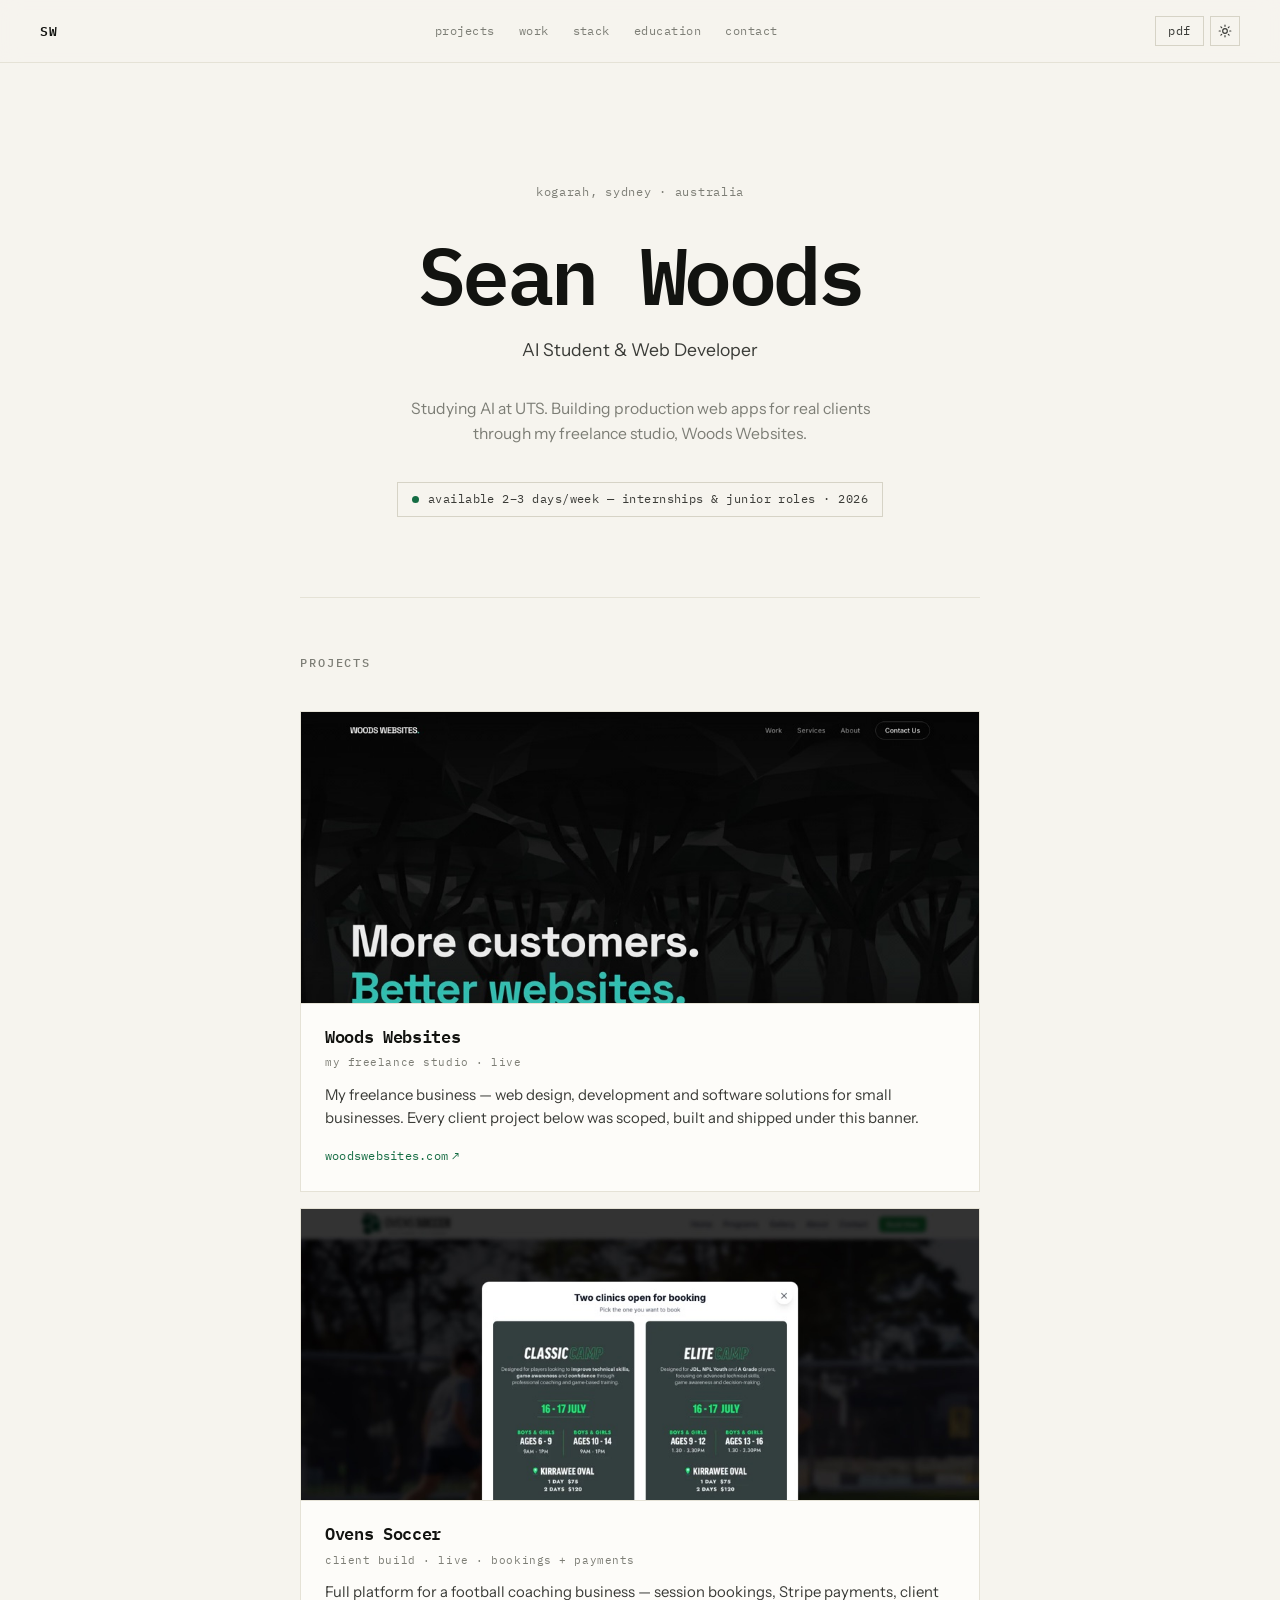
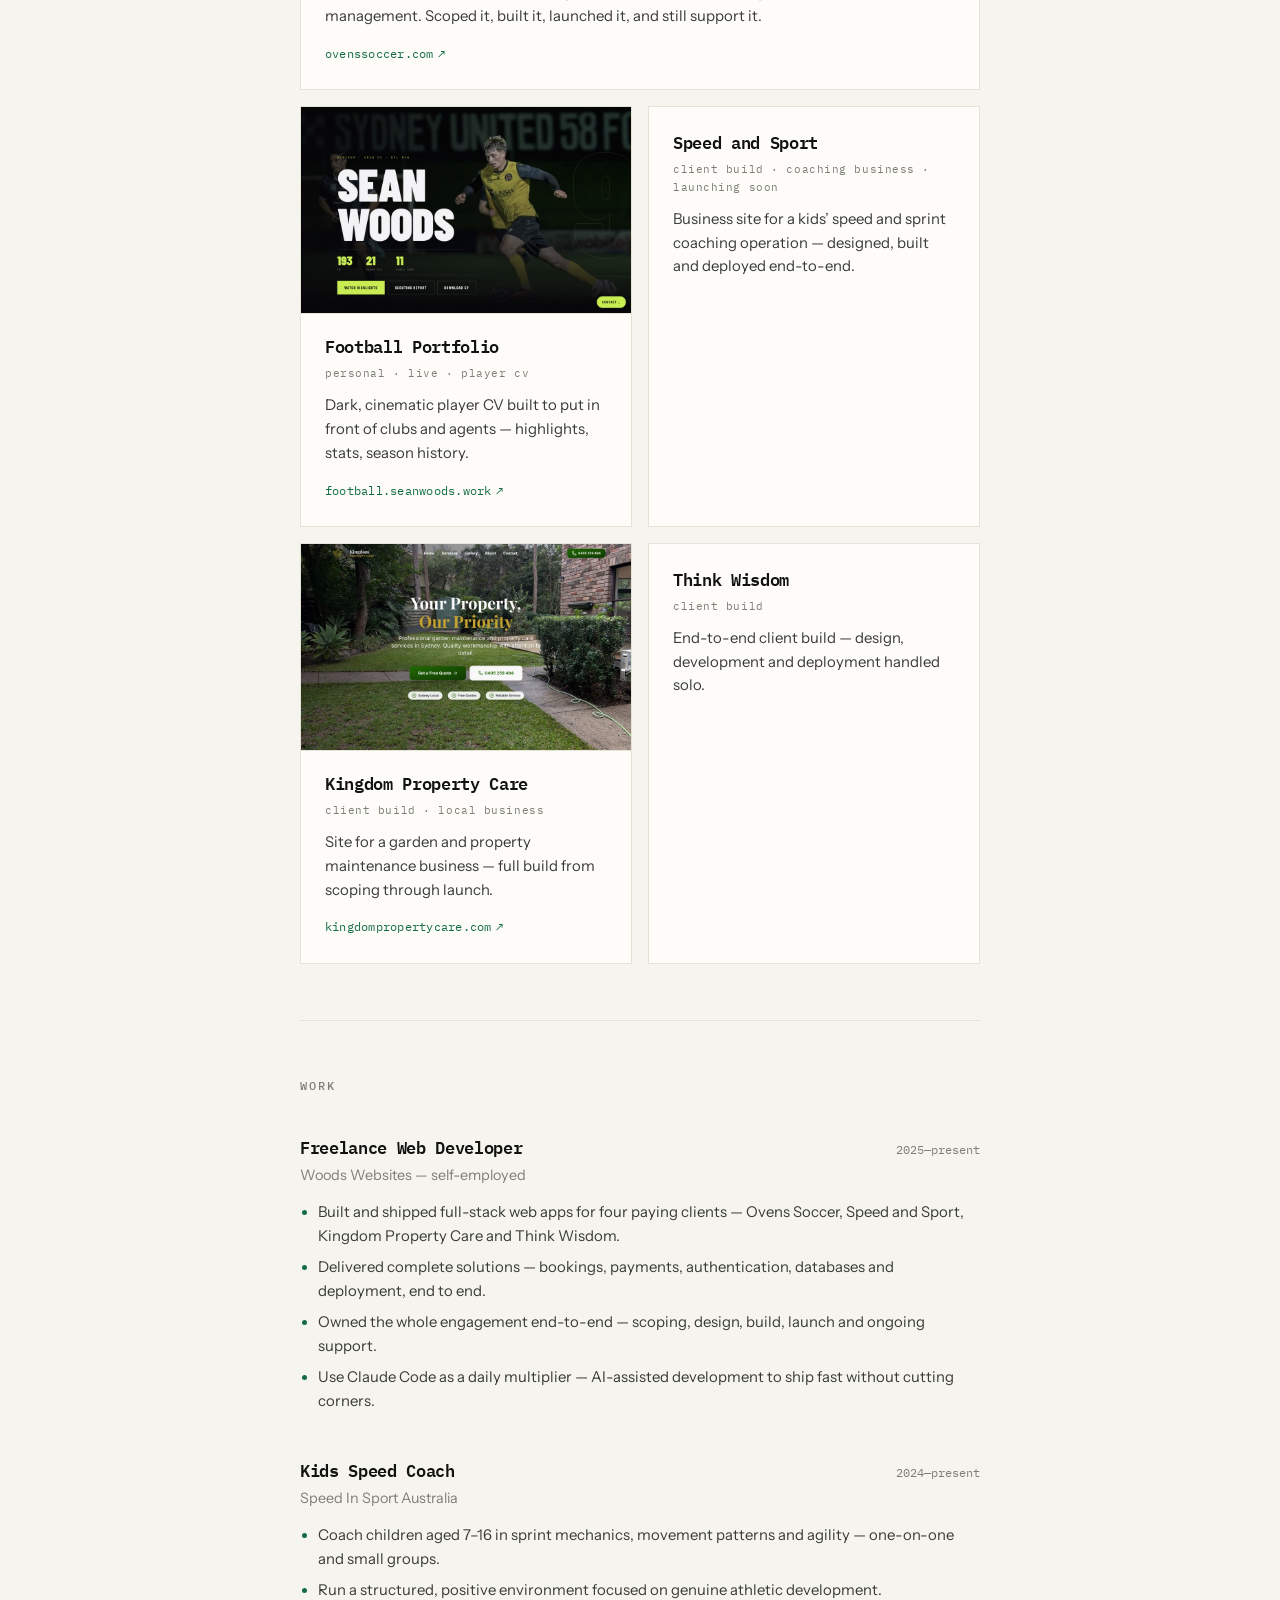
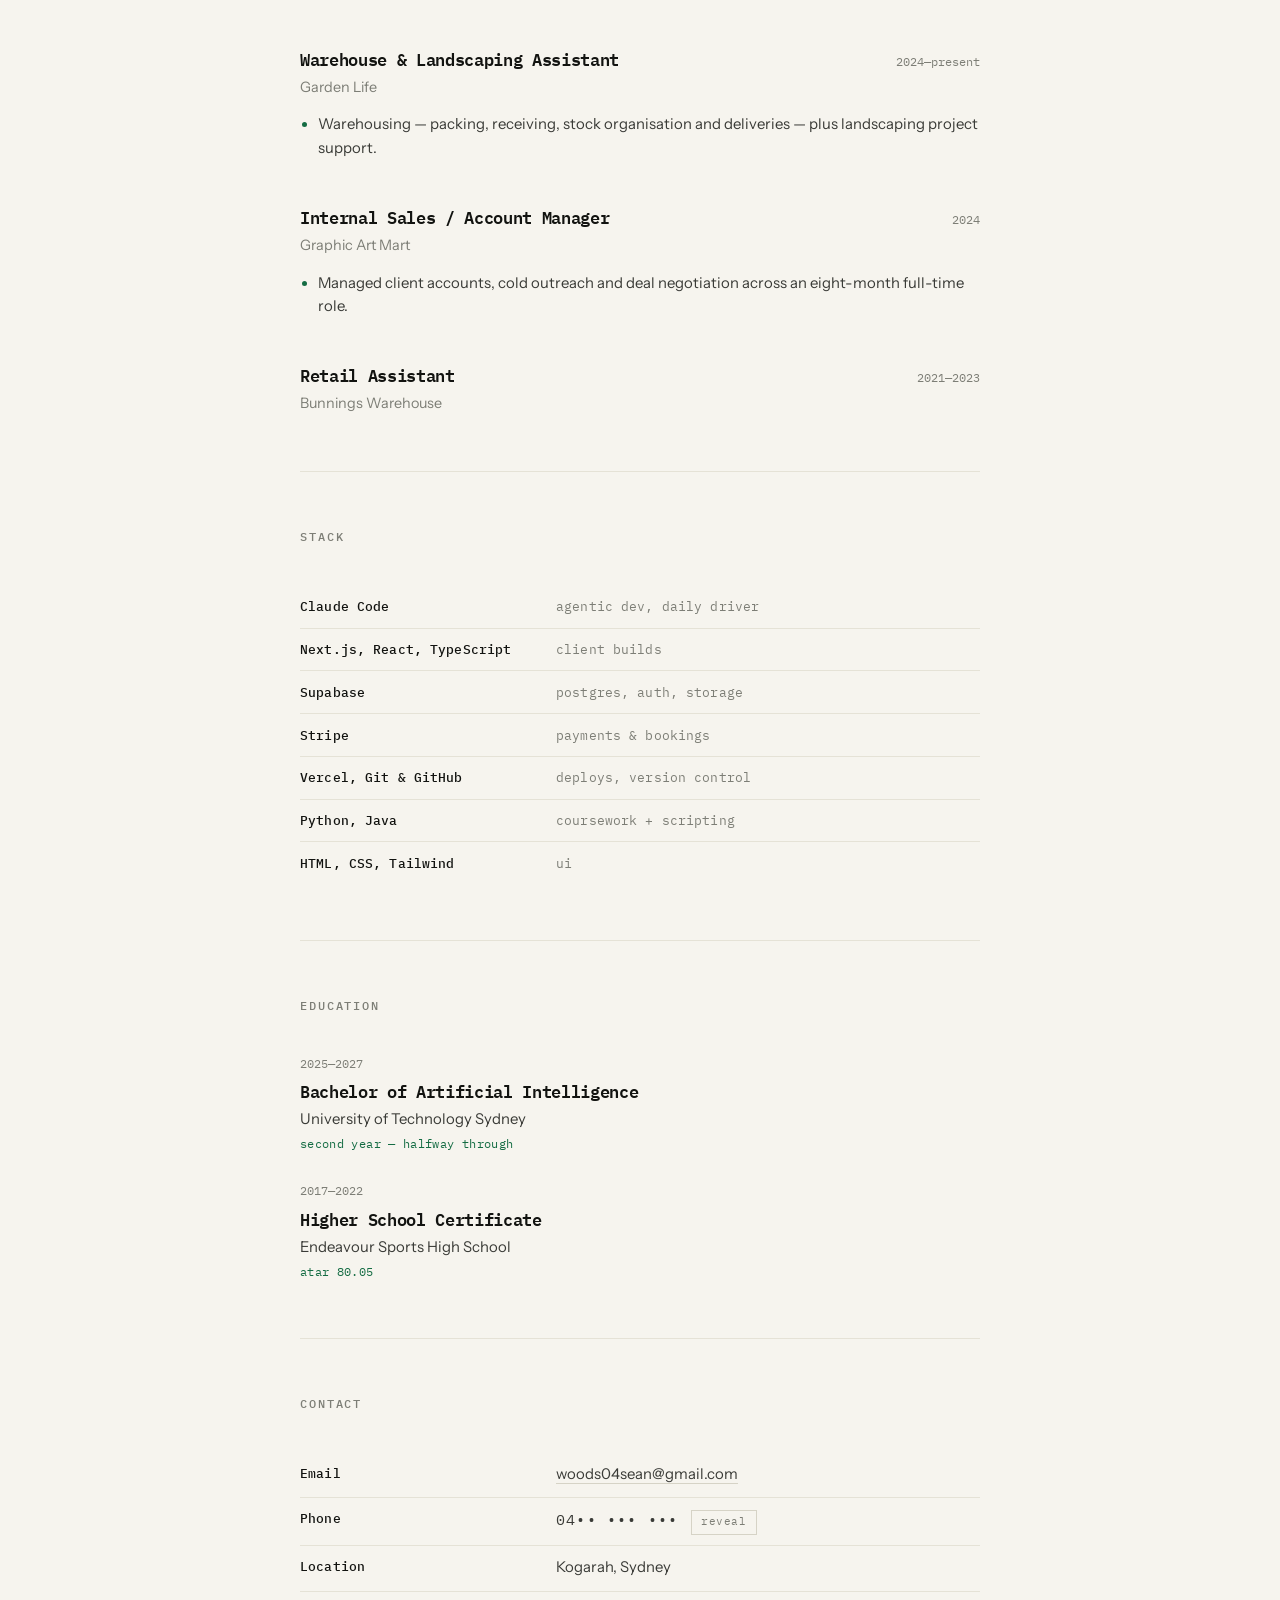
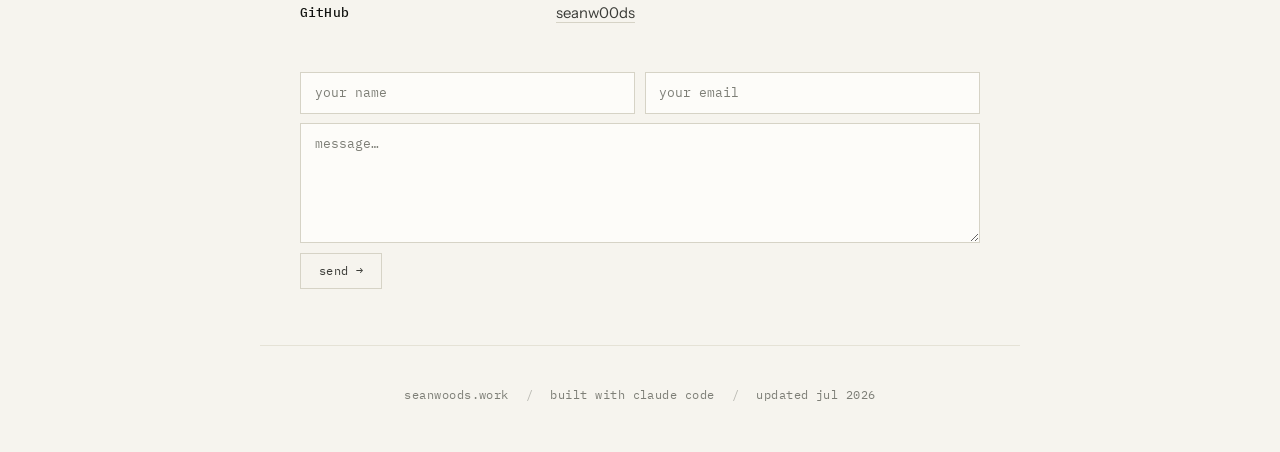
<file: portfolio-website/index.html>
<!doctype html>
<html lang="en" data-theme="light">
<head>
  <meta charset="utf-8" />
  <meta name="viewport" content="width=device-width, initial-scale=1" />
  <title>Sean Woods — AI Student &amp; Web Developer</title>
  <meta name="description" content="Sean Woods — AI student at UTS and freelance web developer in Sydney. Ships production web apps for real clients with Next.js, Supabase and Stripe. Available 2–3 days/week." />
  <meta property="og:title" content="Sean Woods — AI Student & Web Developer" />
  <meta property="og:description" content="AI student at UTS, freelance web developer, semi-professional footballer. I ship real products for real clients." />
  <meta property="og:url" content="https://seanwoods.work" />
  <meta property="og:type" content="website" />
  <meta property="og:image" content="https://seanwoods.work/og-image.png" />
  <meta property="og:image:width" content="1200" />
  <meta property="og:image:height" content="630" />
  <meta name="twitter:card" content="summary_large_image" />
  <meta name="twitter:image" content="https://seanwoods.work/og-image.png" />
  <meta name="theme-color" content="#f6f4ee" />
  <link rel="icon" href="data:image/svg+xml,%3Csvg xmlns='http://www.w3.org/2000/svg' viewBox='0 0 32 32'%3E%3Crect width='32' height='32' rx='4' fill='%23101210'/%3E%3Ctext x='50%25' y='56%25' font-family='ui-monospace,monospace' font-size='15' font-weight='600' text-anchor='middle' dominant-baseline='middle' fill='%23f6f4ee' letter-spacing='-1'%3Esw%3C/text%3E%3C/svg%3E" />

  <link rel="preconnect" href="https://fonts.googleapis.com" />
  <link rel="preconnect" href="https://fonts.gstatic.com" crossorigin />
  <link href="https://fonts.googleapis.com/css2?family=IBM+Plex+Mono:wght@400;500;600&family=Instrument+Sans:wght@400;500;600&display=swap" rel="stylesheet" />

  <link rel="stylesheet" href="styles.css" />
</head>
<body>

  <header class="topbar">
    <a class="mark" href="#top" aria-label="Top">SW</a>
    <nav class="navlinks" aria-label="Sections">
      <a href="#projects">projects</a>
      <a href="#work">work</a>
      <a href="#stack">stack</a>
      <a href="#edu">education</a>
      <a href="#contact">contact</a>
    </nav>
    <div class="topbar__actions">
      <a class="btn" href="resume.pdf" download="Sean Woods Resume.pdf">pdf</a>
      <button class="btn btn--icon" id="themeToggle" type="button" aria-label="Toggle theme">
        <svg class="ico-sun" width="14" height="14" viewBox="0 0 24 24" fill="none" stroke="currentColor" stroke-width="2" stroke-linecap="round" stroke-linejoin="round" aria-hidden="true"><circle cx="12" cy="12" r="4"/><path d="M12 2v2M12 20v2M4.93 4.93l1.41 1.41M17.66 17.66l1.41 1.41M2 12h2M20 12h2M4.93 19.07l1.41-1.41M17.66 6.34l1.41-1.41"/></svg>
        <svg class="ico-moon" width="14" height="14" viewBox="0 0 24 24" fill="none" stroke="currentColor" stroke-width="2" stroke-linecap="round" stroke-linejoin="round" aria-hidden="true"><path d="M21 12.79A9 9 0 1 1 11.21 3 7 7 0 0 0 21 12.79z"/></svg>
      </button>
    </div>
  </header>

  <main id="top">

    <!-- HERO -->
    <section class="hero">
      <p class="hero__eyebrow">kogarah, sydney · australia</p>
      <h1 class="hero__name">Sean&nbsp;Woods</h1>
      <p class="hero__role">AI Student &amp; Web Developer</p>
      <p class="hero__quote-sub">
        Studying AI at UTS. Building production web apps for real clients<br />
        through my freelance studio, Woods Websites.
      </p>
      <p class="hero__avail">
        <span class="dot" aria-hidden="true"></span>
        available 2&ndash;3 days/week &mdash; internships &amp; junior roles &middot; 2026
      </p>
    </section>

    <!-- PROJECTS -->
    <section id="projects" class="section reveal">
      <h2 class="section__title">Projects</h2>

      <div class="projects">

        <article class="project project--featured">
          <a class="project__shot" href="https://woodswebsites.com" target="_blank" rel="noopener" aria-label="Open woodswebsites.com">
            <img src="previews/woodswebsites.jpg" alt="Woods Websites homepage — More customers. Better websites." loading="lazy" width="960" height="600" />
          </a>
          <div class="project__top">
            <h3 class="project__title">Woods Websites</h3>
            <p class="project__meta">my freelance studio &middot; live</p>
          </div>
          <p class="project__body">
            My freelance business &mdash; web design, development and software
            solutions for small businesses. Every client project below was
            scoped, built and shipped under this banner.
          </p>
          <ul class="project__links">
            <li><a class="link" href="https://woodswebsites.com" target="_blank" rel="noopener">woodswebsites.com<span class="link__arr">&#8599;</span></a></li>
          </ul>
        </article>

        <article class="project project--featured">
          <a class="project__shot" href="https://ovenssoccer.com" target="_blank" rel="noopener" aria-label="Open ovenssoccer.com">
            <img src="previews/ovenssoccer.jpg" alt="Ovens Soccer homepage — bookings and payments platform" loading="lazy" width="960" height="600" />
          </a>
          <div class="project__top">
            <h3 class="project__title">Ovens Soccer</h3>
            <p class="project__meta">client build &middot; live &middot; bookings + payments</p>
          </div>
          <p class="project__body">
            Full platform for a football coaching business &mdash; session
            bookings, Stripe payments, client management. Scoped it, built
            it, launched it, and still support it.
          </p>
          <ul class="project__links">
            <li><a class="link" href="https://ovenssoccer.com" target="_blank" rel="noopener">ovenssoccer.com<span class="link__arr">&#8599;</span></a></li>
          </ul>
        </article>

        <article class="project">
          <a class="project__shot" href="https://football.seanwoods.work" target="_blank" rel="noopener" aria-label="Open football.seanwoods.work">
            <img src="previews/football.jpg" alt="Football portfolio — dark cinematic player CV" loading="lazy" width="960" height="600" />
          </a>
          <div class="project__top">
            <h3 class="project__title">Football Portfolio</h3>
            <p class="project__meta">personal &middot; live &middot; player cv</p>
          </div>
          <p class="project__body">
            Dark, cinematic player CV built to put in front of clubs and
            agents &mdash; highlights, stats, season history.
          </p>
          <ul class="project__links">
            <li><a class="link" href="https://football.seanwoods.work" target="_blank" rel="noopener">football.seanwoods.work<span class="link__arr">&#8599;</span></a></li>
          </ul>
        </article>

        <article class="project">
          <div class="project__top">
            <h3 class="project__title">Speed and Sport</h3>
            <p class="project__meta">client build &middot; coaching business &middot; launching soon</p>
          </div>
          <p class="project__body">
            Business site for a kids&rsquo; speed and sprint coaching
            operation &mdash; designed, built and deployed end-to-end.
          </p>
        </article>

        <article class="project">
          <a class="project__shot" href="https://kingdompropertycare.com" target="_blank" rel="noopener" aria-label="Open kingdompropertycare.com">
            <img src="previews/kingdompropertycare.jpg" alt="Kingdom Property Care homepage" loading="lazy" width="960" height="600" />
          </a>
          <div class="project__top">
            <h3 class="project__title">Kingdom Property Care</h3>
            <p class="project__meta">client build &middot; local business</p>
          </div>
          <p class="project__body">
            Site for a garden and property maintenance business &mdash; full
            build from scoping through launch.
          </p>
          <ul class="project__links">
            <li><a class="link" href="https://kingdompropertycare.com" target="_blank" rel="noopener">kingdompropertycare.com<span class="link__arr">&#8599;</span></a></li>
          </ul>
        </article>

        <article class="project">
          <div class="project__top">
            <h3 class="project__title">Think Wisdom</h3>
            <p class="project__meta">client build</p>
          </div>
          <p class="project__body">
            End-to-end client build &mdash; design, development and
            deployment handled solo.
          </p>
        </article>

      </div>
    </section>

    <!-- WORK -->
    <section id="work" class="section reveal">
      <h2 class="section__title">Work</h2>

      <article class="role">
        <div class="role__head">
          <div>
            <h3 class="role__title">Freelance Web Developer</h3>
            <p class="role__org">Woods Websites &mdash; self-employed</p>
          </div>
          <p class="role__years">2025&mdash;present</p>
        </div>
        <ul class="role__bullets">
          <li>Built and shipped full-stack web apps for four paying clients &mdash; Ovens Soccer, Speed and Sport, Kingdom Property Care and Think Wisdom.</li>
          <li>Delivered complete solutions &mdash; bookings, payments, authentication, databases and deployment, end to end.</li>
          <li>Owned the whole engagement end-to-end &mdash; scoping, design, build, launch and ongoing support.</li>
          <li>Use Claude Code as a daily multiplier &mdash; AI-assisted development to ship fast without cutting corners.</li>
        </ul>
      </article>

      <article class="role">
        <div class="role__head">
          <div>
            <h3 class="role__title">Kids Speed Coach</h3>
            <p class="role__org">Speed In Sport Australia</p>
          </div>
          <p class="role__years">2024&mdash;present</p>
        </div>
        <ul class="role__bullets">
          <li>Coach children aged 7&ndash;16 in sprint mechanics, movement patterns and agility &mdash; one-on-one and small groups.</li>
          <li>Run a structured, positive environment focused on genuine athletic development.</li>
        </ul>
      </article>

      <article class="role">
        <div class="role__head">
          <div>
            <h3 class="role__title">Warehouse &amp; Landscaping Assistant</h3>
            <p class="role__org">Garden Life</p>
          </div>
          <p class="role__years">2024&mdash;present</p>
        </div>
        <ul class="role__bullets">
          <li>Warehousing &mdash; packing, receiving, stock organisation and deliveries &mdash; plus landscaping project support.</li>
        </ul>
      </article>

      <article class="role">
        <div class="role__head">
          <div>
            <h3 class="role__title">Internal Sales / Account Manager</h3>
            <p class="role__org">Graphic Art Mart</p>
          </div>
          <p class="role__years">2024</p>
        </div>
        <ul class="role__bullets">
          <li>Managed client accounts, cold outreach and deal negotiation across an eight-month full-time role.</li>
        </ul>
      </article>

      <article class="role">
        <div class="role__head">
          <div>
            <h3 class="role__title">Retail Assistant</h3>
            <p class="role__org">Bunnings Warehouse</p>
          </div>
          <p class="role__years">2021&mdash;2023</p>
        </div>
      </article>
    </section>

    <!-- STACK -->
    <section id="stack" class="section reveal">
      <h2 class="section__title">Stack</h2>

      <dl class="stack">
        <div class="stack__row"><dt>Claude Code</dt><dd>agentic dev, daily driver</dd></div>
        <div class="stack__row"><dt>Next.js, React, TypeScript</dt><dd>client builds</dd></div>
        <div class="stack__row"><dt>Supabase</dt><dd>postgres, auth, storage</dd></div>
        <div class="stack__row"><dt>Stripe</dt><dd>payments &amp; bookings</dd></div>
        <div class="stack__row"><dt>Vercel, Git &amp; GitHub</dt><dd>deploys, version control</dd></div>
        <div class="stack__row"><dt>Python, Java</dt><dd>coursework + scripting</dd></div>
        <div class="stack__row"><dt>HTML, CSS, Tailwind</dt><dd>ui</dd></div>
      </dl>
    </section>

    <!-- EDUCATION -->
    <section id="edu" class="section reveal">
      <h2 class="section__title">Education</h2>

      <div class="edu">
        <article class="edu__item">
          <p class="edu__years">2025&mdash;2027</p>
          <h3 class="edu__degree">Bachelor of Artificial Intelligence</h3>
          <p class="edu__org">University of Technology Sydney</p>
          <p class="edu__grade">second year &mdash; halfway through</p>
        </article>
        <article class="edu__item">
          <p class="edu__years">2017&mdash;2022</p>
          <h3 class="edu__degree">Higher School Certificate</h3>
          <p class="edu__org">Endeavour Sports High School</p>
          <p class="edu__grade">ATAR 80.05</p>
        </article>
      </div>
    </section>

    <!-- CONTACT -->
    <section id="contact" class="section reveal">
      <h2 class="section__title">Contact</h2>

      <dl class="contact">
        <div class="contact__row">
          <dt>Email</dt>
          <dd><a href="mailto:woods04sean@gmail.com">woods04sean@gmail.com</a></dd>
        </div>
        <div class="contact__row">
          <dt>Phone</dt>
          <dd><span class="phone-mask">04&bull;&bull; &bull;&bull;&bull; &bull;&bull;&bull;</span> <button class="reveal-btn" id="phoneReveal" type="button">reveal</button></dd>
        </div>
        <div class="contact__row">
          <dt>Location</dt>
          <dd>Kogarah, Sydney</dd>
        </div>
        <div class="contact__row">
          <dt>GitHub</dt>
          <dd><a href="https://github.com/seanw00ds" target="_blank" rel="noopener">seanw00ds</a></dd>
        </div>
      </dl>

      <form class="contact-form" action="https://formsubmit.co/woods04sean@gmail.com" method="POST">
        <input type="text" name="_honey" style="display:none" tabindex="-1" autocomplete="off" />
        <input type="hidden" name="_captcha" value="false" />
        <input type="hidden" name="_subject" value="New contact from seanwoods.work" />
        <div class="contact-form__grid">
          <input class="form-input" type="text" name="name" placeholder="your name" required />
          <input class="form-input" type="email" name="email" placeholder="your email" required />
        </div>
        <textarea class="form-input form-textarea" name="message" placeholder="message&hellip;" required></textarea>
        <button type="submit" class="btn btn--submit">send &rarr;</button>
      </form>
    </section>

  </main>

  <footer class="footer">
    <p>
      <span>seanwoods.work</span>
      <span class="footer__sep">/</span>
      <span>built with claude code</span>
      <span class="footer__sep">/</span>
      <span>updated jul 2026</span>
    </p>
  </footer>

  <script src="script.js"></script>
</body>
</html>
</file>
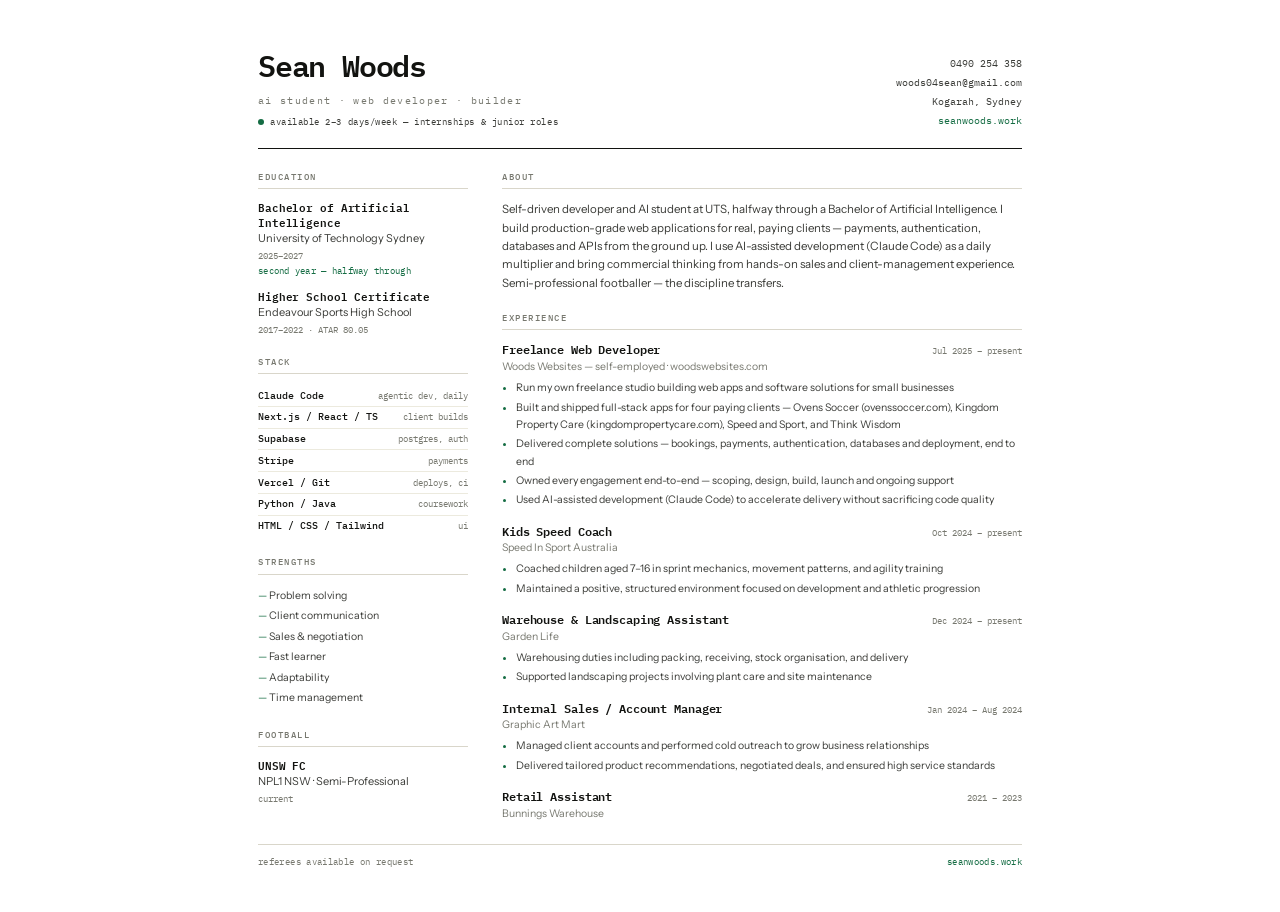
<file: resume.html>
<!doctype html>
<html lang="en">
<head>
  <meta charset="utf-8" />
  <meta name="viewport" content="width=device-width, initial-scale=1" />
  <title>Sean Woods — Resume</title>
  <link rel="preconnect" href="https://fonts.googleapis.com" />
  <link rel="preconnect" href="https://fonts.gstatic.com" crossorigin />
  <link href="https://fonts.googleapis.com/css2?family=IBM+Plex+Mono:wght@400;500;600&family=Instrument+Sans:wght@400;500;600&display=swap" rel="stylesheet" />
  <style>
    :root {
      --fg:      #121310;
      --fg-soft: #3a3b37;
      --fg-mute: #77786f;
      --line:    #d9d6ca;
      --accent:  #146c43;
      --mono: "IBM Plex Mono", ui-monospace, SFMono-Regular, monospace;
      --sans: "Instrument Sans", -apple-system, BlinkMacSystemFont, sans-serif;
    }

    *, *::before, *::after { box-sizing: border-box; margin: 0; padding: 0; }
    body {
      background: #fff;
      color: var(--fg);
      font-family: var(--sans);
      font-size: 12.5px;
      line-height: 1.45;
      -webkit-font-smoothing: antialiased;
    }
    ul { list-style: none; }
    a { color: inherit; text-decoration: none; }

    .page { max-width: 860px; margin: 0 auto; padding: 44px 48px; }

    /* ── Header ─────────────────────────────── */
    .header {
      display: flex;
      justify-content: space-between;
      align-items: flex-end;
      padding-bottom: 18px;
      margin-bottom: 22px;
      border-bottom: 1px solid var(--fg);
    }
    .header-name {
      font-family: var(--mono);
      font-weight: 600;
      font-size: 30px;
      letter-spacing: -0.04em;
    }
    .header-tagline {
      font-family: var(--mono);
      font-size: 9.5px;
      letter-spacing: 0.14em;
      text-transform: lowercase;
      color: var(--fg-mute);
      margin-top: 6px;
    }
    .header-avail {
      display: inline-flex;
      align-items: center;
      gap: 6px;
      margin-top: 8px;
      font-family: var(--mono);
      font-size: 9px;
      letter-spacing: 0.06em;
      color: var(--fg-soft);
    }
    .header-avail::before {
      content: "";
      width: 6px; height: 6px;
      border-radius: 50%;
      background: var(--accent);
    }
    .header-contact {
      text-align: right;
      font-family: var(--mono);
      font-size: 10px;
      color: var(--fg-soft);
      line-height: 1.9;
    }
    .header-contact a { color: var(--accent); }

    /* ── Body grid ──────────────────────────── */
    .body { display: grid; grid-template-columns: 210px 1fr; gap: 34px; }

    /* ── Section labels ─────────────────────── */
    .section-label {
      font-family: var(--mono);
      font-weight: 500;
      font-size: 8.5px;
      letter-spacing: 0.18em;
      text-transform: uppercase;
      color: var(--fg-mute);
      border-bottom: 1px solid var(--line);
      padding-bottom: 5px;
      margin-bottom: 11px;
    }

    .sidebar-section { margin-bottom: 20px; }
    .main-section { margin-bottom: 20px; }
    .main-section:last-child, .sidebar-section:last-child { margin-bottom: 0; }

    /* ── Sidebar entries ────────────────────── */
    .entry { margin-bottom: 12px; }
    .entry:last-child { margin-bottom: 0; }
    .entry-name { font-family: var(--mono); font-weight: 600; font-size: 11px; letter-spacing: -0.01em; line-height: 1.35; }
    .entry-sub { font-size: 11px; color: var(--fg-soft); margin-top: 1px; }
    .entry-dates { font-family: var(--mono); font-size: 9px; color: var(--fg-mute); margin-top: 2px; }
    .entry-note { font-family: var(--mono); font-size: 9px; color: var(--accent); margin-top: 2px; letter-spacing: 0.03em; }

    /* ── Stack rows ─────────────────────────── */
    .stack-row {
      display: flex;
      justify-content: space-between;
      align-items: baseline;
      gap: 8px;
      padding: 3.5px 0;
      border-bottom: 1px solid #eceade;
      font-size: 10px;
    }
    .stack-row:last-child { border-bottom: 0; }
    .stack-row dt { font-family: var(--mono); font-weight: 500; font-size: 9.5px; }
    .stack-row dd { font-family: var(--mono); font-size: 8.5px; color: var(--fg-mute); text-align: right; text-transform: lowercase; }

    /* ── Strengths ──────────────────────────── */
    .strength-list li { font-size: 10.5px; color: var(--fg-soft); line-height: 1.95; }
    .strength-list li::before { content: "— "; color: var(--accent); }

    /* ── About ──────────────────────────────── */
    .about-text { font-size: 11.5px; color: var(--fg-soft); line-height: 1.6; }

    /* ── Jobs ───────────────────────────────── */
    .job { margin-bottom: 14px; }
    .job:last-child { margin-bottom: 0; }
    .job-header { display: flex; justify-content: space-between; align-items: baseline; gap: 10px; }
    .job-title { font-family: var(--mono); font-weight: 600; font-size: 11.5px; letter-spacing: -0.01em; }
    .job-dates { font-family: var(--mono); font-size: 9px; color: var(--fg-mute); white-space: nowrap; }
    .job-company { font-size: 10.5px; color: var(--fg-mute); margin: 1px 0 5px; }
    .job-bullets { padding-left: 14px; }
    .job-bullets li { font-size: 10.5px; color: var(--fg-soft); line-height: 1.65; list-style: disc; margin-bottom: 2px; }
    .job-bullets li::marker { color: var(--accent); }

    /* ── Footer ─────────────────────────────── */
    .resume-footer {
      margin-top: 18px;
      padding-top: 10px;
      border-top: 1px solid var(--line);
      display: flex;
      justify-content: space-between;
      font-family: var(--mono);
      font-size: 9px;
      letter-spacing: 0.04em;
      color: var(--fg-mute);
    }
    .resume-footer a { color: var(--accent); }

    /* ── Print ──────────────────────────────── */
    @media print {
      body { font-size: 13px; }
      .page { padding: 18px 26px; max-width: 100%; }
      @page { margin: 0.32in; size: A4; }
      .header { padding-bottom: 15px; margin-bottom: 17px; }
      .body { gap: 28px; }
      .sidebar-section, .main-section { margin-bottom: 17px; }
      .about-text { font-size: 12px; line-height: 1.62; }
      .job { margin-bottom: 12px; }
      .job-title { font-size: 12px; }
      .job-company { font-size: 11px; margin-bottom: 5px; }
      .job-bullets li { font-size: 11px; line-height: 1.6; margin-bottom: 2px; }
      .strength-list li { font-size: 11px; line-height: 1.9; }
      .entry { margin-bottom: 10px; }
      .entry-name { font-size: 11.5px; }
      .entry-sub { font-size: 11px; }
      .stack-row { padding: 4px 0; }
      .stack-row dt { font-size: 9.5px; }
      .stack-row dd { font-size: 8.5px; }
      .resume-footer { margin-top: 14px; padding-top: 9px; }
    }
  </style>
</head>
<body>
  <div class="page">

    <!-- HEADER -->
    <header class="header">
      <div>
        <div class="header-name">Sean Woods</div>
        <div class="header-tagline">ai student · web developer · builder</div>
        <div class="header-avail">available 2–3 days/week — internships &amp; junior roles</div>
      </div>
      <div class="header-contact">
        <div>0490 254 358</div>
        <div>woods04sean@gmail.com</div>
        <div>Kogarah, Sydney</div>
        <div><a href="https://seanwoods.work">seanwoods.work</a></div>
      </div>
    </header>

    <!-- BODY -->
    <div class="body">

      <!-- SIDEBAR -->
      <aside>

        <div class="sidebar-section">
          <div class="section-label">Education</div>
          <div class="entry">
            <div class="entry-name">Bachelor of Artificial Intelligence</div>
            <div class="entry-sub">University of Technology Sydney</div>
            <div class="entry-dates">2025–2027</div>
            <div class="entry-note">second year — halfway through</div>
          </div>
          <div class="entry">
            <div class="entry-name">Higher School Certificate</div>
            <div class="entry-sub">Endeavour Sports High School</div>
            <div class="entry-dates">2017–2022 · ATAR 80.05</div>
          </div>
        </div>

        <div class="sidebar-section">
          <div class="section-label">Stack</div>
          <dl>
            <div class="stack-row"><dt>Claude Code</dt><dd>agentic dev, daily</dd></div>
            <div class="stack-row"><dt>Next.js / React / TS</dt><dd>client builds</dd></div>
            <div class="stack-row"><dt>Supabase</dt><dd>postgres, auth</dd></div>
            <div class="stack-row"><dt>Stripe</dt><dd>payments</dd></div>
            <div class="stack-row"><dt>Vercel / Git</dt><dd>deploys, ci</dd></div>
            <div class="stack-row"><dt>Python / Java</dt><dd>coursework</dd></div>
            <div class="stack-row"><dt>HTML / CSS / Tailwind</dt><dd>ui</dd></div>
          </dl>
        </div>

        <div class="sidebar-section">
          <div class="section-label">Strengths</div>
          <ul class="strength-list">
            <li>Problem solving</li>
            <li>Client communication</li>
            <li>Sales &amp; negotiation</li>
            <li>Fast learner</li>
            <li>Adaptability</li>
            <li>Time management</li>
          </ul>
        </div>

        <div class="sidebar-section">
          <div class="section-label">Football</div>
          <div class="entry">
            <div class="entry-name">UNSW FC</div>
            <div class="entry-sub">NPL1 NSW · Semi-Professional</div>
            <div class="entry-dates">current</div>
          </div>
        </div>

      </aside>

      <!-- MAIN -->
      <main>

        <div class="main-section">
          <div class="section-label">About</div>
          <p class="about-text">Self-driven developer and AI student at UTS, halfway through a Bachelor of Artificial Intelligence. I build production-grade web applications for real, paying clients — payments, authentication, databases and APIs from the ground up. I use AI-assisted development (Claude Code) as a daily multiplier and bring commercial thinking from hands-on sales and client-management experience. Semi-professional footballer — the discipline transfers.</p>
        </div>

        <div class="main-section">
          <div class="section-label">Experience</div>

          <div class="job">
            <div class="job-header">
              <div class="job-title">Freelance Web Developer</div>
              <div class="job-dates">Jul 2025 – present</div>
            </div>
            <div class="job-company">Woods Websites — self-employed · woodswebsites.com</div>
            <ul class="job-bullets">
              <li>Run my own freelance studio building web apps and software solutions for small businesses</li>
              <li>Built and shipped full-stack apps for four paying clients — Ovens Soccer (ovenssoccer.com), Kingdom Property Care (kingdompropertycare.com), Speed and Sport, and Think Wisdom</li>
              <li>Delivered complete solutions — bookings, payments, authentication, databases and deployment, end to end</li>
              <li>Owned every engagement end-to-end — scoping, design, build, launch and ongoing support</li>
              <li>Used AI-assisted development (Claude Code) to accelerate delivery without sacrificing code quality</li>
            </ul>
          </div>

          <div class="job">
            <div class="job-header">
              <div class="job-title">Kids Speed Coach</div>
              <div class="job-dates">Oct 2024 – present</div>
            </div>
            <div class="job-company">Speed In Sport Australia</div>
            <ul class="job-bullets">
              <li>Coached children aged 7–16 in sprint mechanics, movement patterns, and agility training</li>
              <li>Maintained a positive, structured environment focused on development and athletic progression</li>
            </ul>
          </div>

          <div class="job">
            <div class="job-header">
              <div class="job-title">Warehouse &amp; Landscaping Assistant</div>
              <div class="job-dates">Dec 2024 – present</div>
            </div>
            <div class="job-company">Garden Life</div>
            <ul class="job-bullets">
              <li>Warehousing duties including packing, receiving, stock organisation, and delivery</li>
              <li>Supported landscaping projects involving plant care and site maintenance</li>
            </ul>
          </div>

          <div class="job">
            <div class="job-header">
              <div class="job-title">Internal Sales / Account Manager</div>
              <div class="job-dates">Jan 2024 – Aug 2024</div>
            </div>
            <div class="job-company">Graphic Art Mart</div>
            <ul class="job-bullets">
              <li>Managed client accounts and performed cold outreach to grow business relationships</li>
              <li>Delivered tailored product recommendations, negotiated deals, and ensured high service standards</li>
            </ul>
          </div>

          <div class="job">
            <div class="job-header">
              <div class="job-title">Retail Assistant</div>
              <div class="job-dates">2021 – 2023</div>
            </div>
            <div class="job-company">Bunnings Warehouse</div>
          </div>

        </div>
      </main>
    </div>

    <!-- FOOTER -->
    <footer class="resume-footer">
      <span>referees available on request</span>
      <span><a href="https://seanwoods.work">seanwoods.work</a></span>
    </footer>

  </div>
</body>
</html>
</file>
<file: portfolio-website/styles.css>
/* =========================================================
   Sean Woods — CV / portfolio
   Engineered minimal. IBM Plex Mono + Instrument Sans.
   Warm paper, ink, one pitch-green accent.
   ========================================================= */

:root {
  --fs-display: clamp(2.6rem, 7.5vw, 5rem);
  --fs-role:    clamp(1rem, 1.4vw, 1.1rem);
  --fs-h2:      0.74rem;
  --fs-h3:      1.05rem;
  --fs-body:    0.98rem;
  --fs-small:   0.78rem;

  --leading-tight: 1.02;
  --leading:       1.6;

  --max:    760px;
  --gutter: clamp(1.5rem, 5vw, 2.5rem);

  --mono: "IBM Plex Mono", ui-monospace, SFMono-Regular, monospace;
  --sans: "Instrument Sans", -apple-system, BlinkMacSystemFont, sans-serif;

  --ease: cubic-bezier(.2,.7,.2,1);
}

/* ---- THEMES ------------------------------------------- */
html[data-theme="light"] {
  --bg:        #f6f4ee;
  --bg-elev:   #fdfcf9;
  --fg:        #121310;
  --fg-soft:   #3a3b37;
  --fg-mute:   #7d7e76;
  --line:      #d6d3c6;
  --line-soft: #e5e2d6;
  --accent:    #146c43;
  color-scheme: light;
}
html[data-theme="dark"] {
  --bg:        #0f110f;
  --bg-elev:   #171a17;
  --fg:        #ecede8;
  --fg-soft:   #b9bab2;
  --fg-mute:   #7d7f77;
  --line:      #292c28;
  --line-soft: #1e211e;
  --accent:    #52b788;
  color-scheme: dark;
}

/* ---- RESET / BASE ------------------------------------- */
*, *::before, *::after { box-sizing: border-box; }
html, body { margin: 0; padding: 0; }
html { scroll-behavior: smooth; }
body {
  background: var(--bg);
  color: var(--fg);
  font-family: var(--sans);
  font-size: var(--fs-body);
  line-height: var(--leading);
  font-weight: 400;
  -webkit-font-smoothing: antialiased;
  text-rendering: optimizeLegibility;
  overflow-x: hidden;
  transition: background-color .35s var(--ease), color .35s var(--ease);
}

::selection { background: var(--accent); color: #f6f4ee; }

a { color: inherit; text-decoration: none; }
button { font: inherit; color: inherit; cursor: pointer; background: none; border: 0; padding: 0; }

/* ---- TOPBAR ------------------------------------------- */
.topbar {
  position: sticky; top: 0; z-index: 50;
  display: flex; align-items: center; justify-content: space-between;
  gap: 1rem;
  padding: 1rem var(--gutter);
  background: color-mix(in oklab, var(--bg) 92%, transparent);
  backdrop-filter: saturate(160%) blur(10px);
  -webkit-backdrop-filter: saturate(160%) blur(10px);
  border-bottom: 1px solid var(--line-soft);
}

.mark {
  font-family: var(--mono);
  font-weight: 600;
  font-size: 0.82rem;
  letter-spacing: 0.04em;
}

.navlinks {
  display: none;
  gap: 1.5rem;
  font-family: var(--mono);
  font-size: 0.74rem;
  letter-spacing: 0.04em;
  color: var(--fg-mute);
}
.navlinks a { transition: color .2s var(--ease); }
.navlinks a:hover { color: var(--fg); }
@media (min-width: 720px) {
  .navlinks { display: inline-flex; }
}

.topbar__actions { display: inline-flex; gap: 0.4rem; align-items: center; }

.btn {
  display: inline-flex; align-items: center; justify-content: center;
  height: 30px; padding: 0 0.75rem;
  border: 1px solid var(--line);
  background: transparent;
  color: var(--fg-soft);
  font-family: var(--mono);
  font-size: 0.72rem;
  letter-spacing: 0.04em;
  transition: color .2s var(--ease), border-color .2s var(--ease);
}
.btn:hover { color: var(--fg); border-color: var(--fg); }
.btn--icon { width: 30px; padding: 0; }
.btn--icon .ico-moon { display: none; }
html[data-theme="dark"] .btn--icon .ico-sun  { display: none; }
html[data-theme="dark"] .btn--icon .ico-moon { display: inline; }

/* ---- MAIN LAYOUT -------------------------------------- */
main {
  max-width: var(--max);
  margin: 0 auto;
  padding: 0 var(--gutter);
}

/* ---- HERO --------------------------------------------- */
.hero {
  padding: clamp(4rem, 10vw, 7.5rem) 0 clamp(3rem, 7vw, 5rem);
  text-align: center;
}
.hero__eyebrow {
  font-family: var(--mono);
  font-size: 0.74rem;
  letter-spacing: 0.06em;
  color: var(--fg-mute);
  margin: 0 0 2rem;
  text-transform: lowercase;
  animation: rise .7s var(--ease) both;
}
.hero__name {
  font-family: var(--mono);
  font-weight: 600;
  font-size: var(--fs-display);
  line-height: var(--leading-tight);
  letter-spacing: -0.045em;
  margin: 0;
  animation: rise .7s var(--ease) .08s both;
}
.hero__role {
  margin: 1.25rem 0 0;
  font-size: var(--fs-role);
  color: var(--fg-soft);
  animation: rise .7s var(--ease) .16s both;
}
.hero__quote-sub {
  max-width: 48ch;
  margin: 2rem auto 0;
  color: var(--fg-mute);
  font-size: 0.98rem;
  line-height: 1.6;
  animation: rise .7s var(--ease) .24s both;
}
.hero__avail {
  display: inline-flex;
  align-items: center;
  gap: 0.55rem;
  margin: 2.25rem auto 0;
  padding: 0.45rem 0.9rem;
  border: 1px solid var(--line);
  font-family: var(--mono);
  font-size: 0.72rem;
  letter-spacing: 0.04em;
  color: var(--fg-soft);
  animation: rise .7s var(--ease) .32s both;
}
.dot {
  width: 7px; height: 7px;
  border-radius: 50%;
  background: var(--accent);
  animation: pulse 2.2s ease-in-out infinite;
}
@keyframes pulse {
  0%, 100% { opacity: 1; box-shadow: 0 0 0 0 color-mix(in oklab, var(--accent) 45%, transparent); }
  50%      { opacity: .6; box-shadow: 0 0 0 5px transparent; }
}
@keyframes rise {
  from { opacity: 0; transform: translateY(14px); }
  to   { opacity: 1; transform: none; }
}

/* ---- SECTION FRAME ------------------------------------ */
.section {
  padding: clamp(2.5rem, 5vw, 3.5rem) 0;
  border-top: 1px solid var(--line-soft);
}
.section__title {
  font-family: var(--mono);
  font-weight: 500;
  font-size: var(--fs-h2);
  letter-spacing: 0.16em;
  text-transform: uppercase;
  color: var(--fg-mute);
  margin: 0 0 clamp(1.75rem, 3vw, 2.5rem);
}

/* scroll reveal */
.reveal { opacity: 0; transform: translateY(18px); transition: opacity .6s var(--ease), transform .6s var(--ease); }
.reveal.is-visible { opacity: 1; transform: none; }
@media (prefers-reduced-motion: reduce) {
  .reveal { opacity: 1; transform: none; transition: none; }
  .hero__eyebrow, .hero__name, .hero__role, .hero__quote-sub, .hero__avail { animation: none; }
  .dot { animation: none; }
}

/* ---- PROJECTS ------------------------------------------ */
.projects {
  display: grid;
  grid-template-columns: 1fr;
  gap: 1rem;
}
@media (min-width: 640px) {
  .projects { grid-template-columns: 1fr 1fr; }
  .project--featured { grid-column: 1 / -1; }
}
.project {
  border: 1px solid var(--line-soft);
  background: var(--bg-elev);
  padding: 1.4rem 1.5rem 1.5rem;
  display: flex;
  flex-direction: column;
  gap: 0.7rem;
  transition: border-color .25s var(--ease), transform .25s var(--ease);
}
.project:hover { border-color: var(--line); transform: translateY(-2px); }
.project__shot {
  display: block;
  margin: -1.4rem -1.5rem 0.5rem;
  border-bottom: 1px solid var(--line-soft);
  overflow: hidden;
}
.project__shot img {
  display: block;
  width: 100%;
  height: auto;
  aspect-ratio: 16 / 10;
  object-fit: cover;
  object-position: top;
  filter: saturate(0.96);
  transition: transform .35s var(--ease);
}
.project--featured .project__shot img { aspect-ratio: 21 / 9; }
.project__shot:hover img { transform: scale(1.015); }
.project__title {
  font-family: var(--mono);
  font-weight: 600;
  font-size: var(--fs-h3);
  letter-spacing: -0.02em;
  margin: 0;
}
.project__meta {
  font-family: var(--mono);
  font-size: 0.7rem;
  letter-spacing: 0.05em;
  color: var(--fg-mute);
  text-transform: lowercase;
  margin: 0.3rem 0 0;
}
.project__body {
  margin: 0;
  color: var(--fg-soft);
  font-size: 0.93rem;
  line-height: 1.6;
}
.project__links { list-style: none; margin: 0; padding: 0; }
.link {
  font-family: var(--mono);
  font-size: 0.78rem;
  letter-spacing: 0.02em;
  color: var(--accent);
  border-bottom: 1px solid transparent;
  transition: border-color .2s var(--ease);
}
.link:hover { border-color: var(--accent); }
.link__arr { margin-left: 0.25rem; }

/* ---- WORK ROLES ---------------------------------------- */
.role { padding: 0 0 2.25rem; }
.role:last-child { padding-bottom: 0; }
.role__head {
  display: flex;
  align-items: baseline;
  justify-content: space-between;
  gap: 1rem;
}
.role__title {
  font-family: var(--mono);
  font-weight: 600;
  font-size: var(--fs-h3);
  letter-spacing: -0.02em;
  margin: 0;
}
.role__org { margin: 0.2rem 0 0; color: var(--fg-mute); font-size: 0.9rem; }
.role__years {
  font-family: var(--mono);
  font-size: 0.74rem;
  color: var(--fg-mute);
  white-space: nowrap;
  margin: 0;
}
.role__bullets {
  margin: 0.9rem 0 0;
  padding-left: 1.1rem;
  color: var(--fg-soft);
  font-size: 0.93rem;
}
.role__bullets li { margin-bottom: 0.45rem; }
.role__bullets li::marker { color: var(--accent); }

/* ---- EDUCATION ------------------------------------------ */
.edu { display: flex; flex-direction: column; gap: 1.75rem; }
.edu__item { margin: 0; }
.edu__years {
  font-family: var(--mono);
  font-size: 0.74rem;
  color: var(--fg-mute);
  margin: 0 0 0.3rem;
}
.edu__degree {
  font-family: var(--mono);
  font-weight: 600;
  font-size: var(--fs-h3);
  letter-spacing: -0.02em;
  margin: 0;
}
.edu__org { margin: 0.2rem 0 0; color: var(--fg-soft); font-size: 0.93rem; }
.edu__grade {
  margin: 0.2rem 0 0;
  font-family: var(--mono);
  font-size: 0.74rem;
  color: var(--accent);
  text-transform: lowercase;
  letter-spacing: 0.03em;
}

/* ---- STACK / CONTACT ROWS ------------------------------- */
.stack, .contact { margin: 0; }
.stack__row, .contact__row {
  display: grid;
  grid-template-columns: minmax(150px, 240px) 1fr;
  gap: 1rem;
  padding: 0.65rem 0;
  border-bottom: 1px solid var(--line-soft);
}
.stack__row:last-child, .contact__row:last-child { border-bottom: 0; }
.stack__row dt, .contact__row dt {
  font-family: var(--mono);
  font-weight: 500;
  font-size: 0.82rem;
  letter-spacing: 0.01em;
}
.stack__row dd {
  margin: 0;
  color: var(--fg-mute);
  font-size: 0.82rem;
  font-family: var(--mono);
  text-transform: lowercase;
  letter-spacing: 0.01em;
}
.contact__row dd {
  margin: 0;
  font-size: 0.93rem;
  color: var(--fg-soft);
}
.contact__row dd a { border-bottom: 1px solid var(--line); transition: border-color .2s var(--ease), color .2s var(--ease); }
.contact__row dd a:hover { color: var(--accent); border-color: var(--accent); }
.phone-mask { font-family: var(--mono); letter-spacing: 0.08em; }
.reveal-btn {
  margin-left: 0.6rem;
  padding: 0.15rem 0.6rem;
  border: 1px solid var(--line);
  font-family: var(--mono);
  font-size: 0.7rem;
  letter-spacing: 0.04em;
  color: var(--fg-mute);
  transition: color .2s var(--ease), border-color .2s var(--ease);
}
.reveal-btn:hover { color: var(--fg); border-color: var(--fg); }

/* ---- CONTACT FORM --------------------------------------- */
.contact-form { margin-top: 2.25rem; display: flex; flex-direction: column; gap: 0.6rem; }
.contact-form__grid {
  display: grid;
  grid-template-columns: 1fr;
  gap: 0.6rem;
}
@media (min-width: 640px) {
  .contact-form__grid { grid-template-columns: 1fr 1fr; }
}
.form-input {
  width: 100%;
  padding: 0.7rem 0.85rem;
  border: 1px solid var(--line);
  background: var(--bg-elev);
  color: var(--fg);
  font-family: var(--mono);
  font-size: 0.82rem;
  transition: border-color .2s var(--ease);
}
.form-input::placeholder { color: var(--fg-mute); }
.form-input:focus { outline: none; border-color: var(--fg); }
.form-textarea { min-height: 120px; resize: vertical; }
.btn--submit { align-self: flex-start; height: 36px; padding: 0 1.1rem; }

/* ---- FOOTER ---------------------------------------------- */
.footer {
  max-width: var(--max);
  margin: 0 auto;
  padding: 2.5rem var(--gutter) 3rem;
  border-top: 1px solid var(--line-soft);
  font-family: var(--mono);
  font-size: 0.72rem;
  letter-spacing: 0.04em;
  color: var(--fg-mute);
  text-align: center;
}
.footer p { margin: 0; }
.footer__sep { margin: 0 0.6rem; opacity: 0.5; }
</file>
